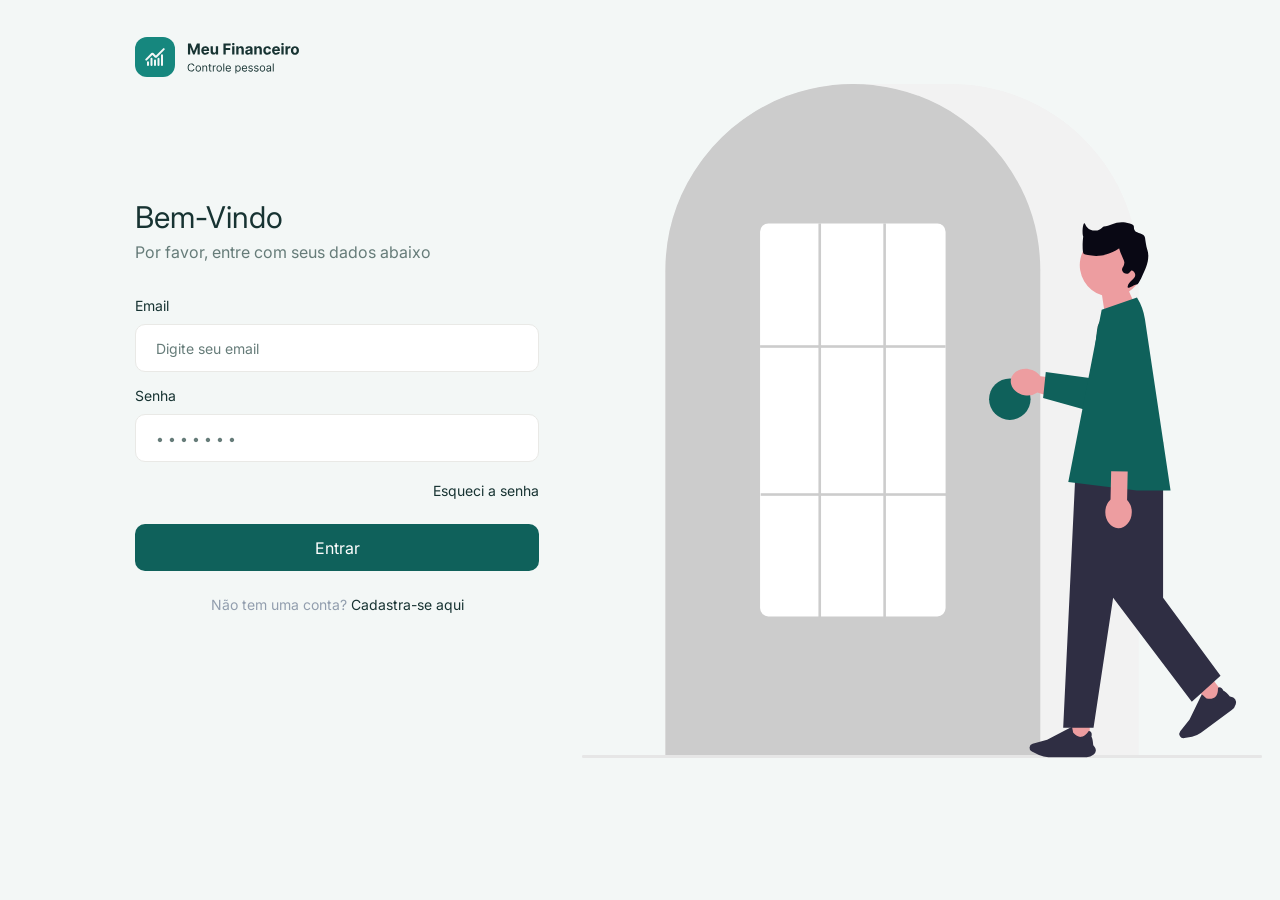
<file: frontend/src/index.html>
<!doctype html>
<html lang="pt-BR">
    <head>
        <meta charset="UTF-8" />
        <meta name="viewport" content="width=device-width, initial-scale=1.0" />
        <meta http-equiv="refresh" content="0; url=pages/dashboard.html" />
        <link rel="icon" type="image/x-icon" href="../assets/logo/favicon.ico">
        <title>Meu Financeiro</title>
    </head>
    <body>
        <p>Abrindo o <a href="pages/dashboard.html">Dashboard do Meu Financeiro</a>…</p>
    </body>
</html>
</file>
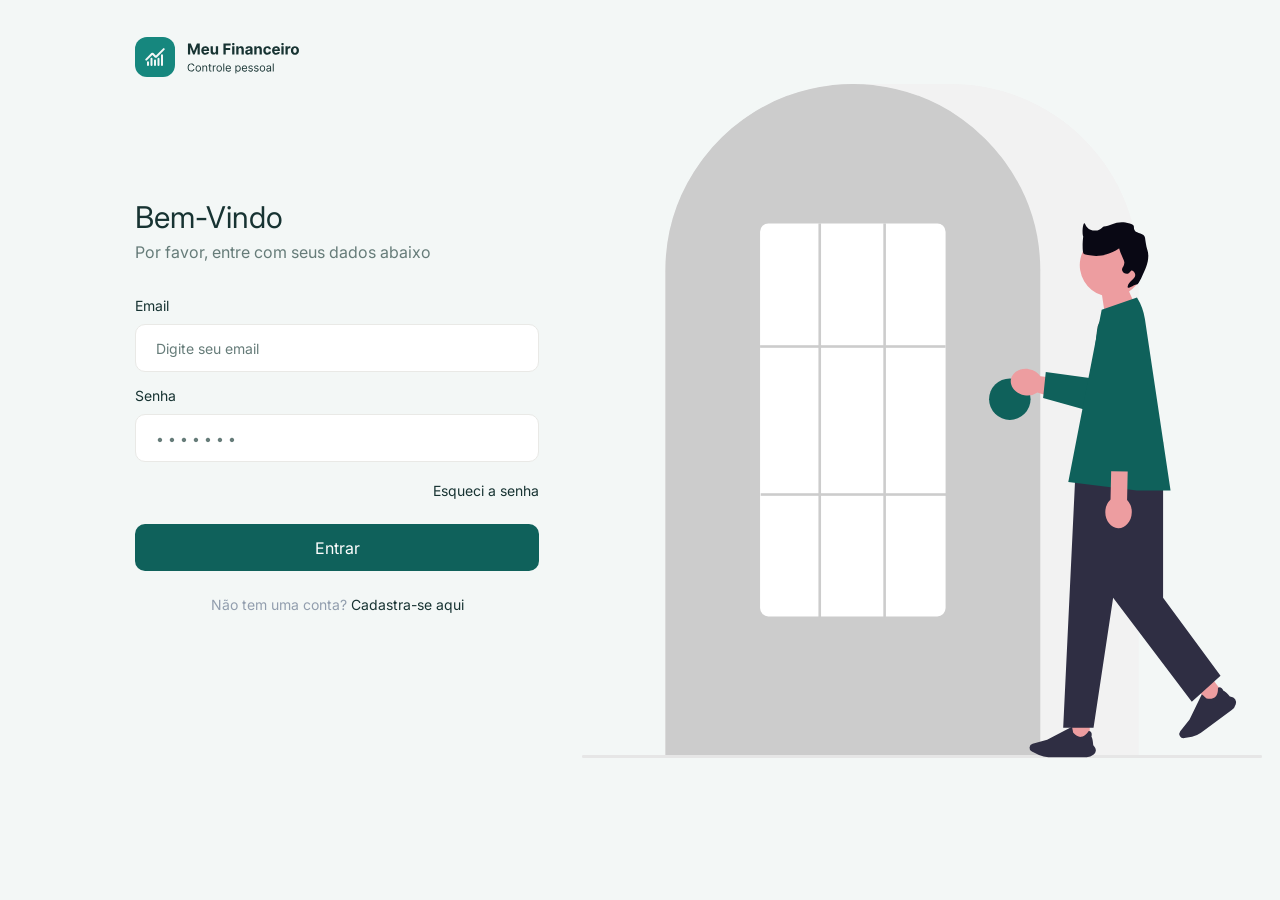
<file: frontend/src/pages/dashboard.html>
<!doctype html>
<html lang="pt-BR">
    <head>
        <meta charset="UTF-8" />
        <meta name="viewport" content="width=device-width, initial-scale=1.0" />
        <title>Dashboard | Meu Financeiro</title>
        <link rel="stylesheet" href="../css/global.css" />
        <link rel="stylesheet" href="../css/app.css" />
        <link rel="stylesheet" href="../css/dashboard.css" />
        <link rel="icon" type="image/x-icon" href="../assets/logo/favicon.ico">
    </head>
    <body data-page="dashboard">
        <div class="app-layout">
            <div id="sidebar-slot"></div>
            <button
                class="sidebar-backdrop"
                id="sidebar-backdrop"
                type="button"
                aria-label="Fechar menu"
                hidden
            ></button>
            <main class="app-main dashboard-main">
                <header class="mobile-header">
                    <button
                        class="menu-toggle"
                        id="menu-toggle"
                        type="button"
                        aria-label="Abrir menu"
                        aria-controls="app-sidebar"
                        aria-expanded="false"
                    >
                        ☰
                    </button>
                    <span class="mobile-brand">Meu Financeiro</span>
                </header>
                <header class="page-heading">
                    <h1>Dashboard</h1>
                    <p>
                        Acompanhe seu mês com clareza e mantenha as contas em
                        dia.
                    </p>
                </header>

                <section class="summary-grid" aria-label="Resumo financeiro">
                    <article class="summary-card">
                        <div class="summary-header">
                            <h2>Saldo atual</h2>
                            <img src="../assets/icons/saldo_atual.svg" alt="" />
                        </div>
                        <p class="summary-value" id="summary-balance">
                            R$ 3.525,40
                        </p>
                    </article>
                    <article class="summary-card">
                        <div class="summary-header">
                            <h2>Despesas fixas</h2>
                            <img
                                src="../assets/icons/despesa_fixa.svg"
                                alt=""
                            />
                        </div>
                        <p class="summary-value" id="summary-fixed">
                            R$ 1.611,90
                        </p>
                    </article>
                    <article class="summary-card">
                        <div class="summary-header">
                            <h2>Despesas avulsas</h2>
                            <img
                                src="../assets/icons/despesa_avulsa.svg"
                                alt=""
                            />
                        </div>
                        <p class="summary-value" id="summary-variable">
                            R$ 598,90
                        </p>
                    </article>
                    <article class="summary-card">
                        <div class="summary-header">
                            <h2>Rendas no mês</h2>
                            <img src="../assets/icons/rendas.svg" alt="" />
                        </div>
                        <p class="summary-value" id="summary-income">
                            R$ 5.736,20
                        </p>
                    </article>
                </section>

                <section
                    class="panel transactions-panel"
                    aria-labelledby="transactions-title"
                >
                    <header class="panel-heading">
                        <div>
                            <h2 id="transactions-title">
                                Últimas movimentações
                            </h2>
                            <p>Atualizações mais recentes do saldo</p>
                        </div>
                        <a class="panel-action" href="history.html"
                            >Ver todas</a
                        >
                    </header>
                    <ul
                        class="transaction-list"
                        id="recent-list"
                        aria-live="polite"
                    >
                        <li class="transaction-row">
                            <span class="transaction-copy"
                                ><strong>Salário mensal</strong
                                ><small>Renda · 01/10/2026</small></span
                            ><span class="transaction-amount positive"
                                >+ R$ 5.200,00</span
                            >
                        </li>
                        <li class="transaction-row">
                            <span class="transaction-copy"
                                ><strong>Aluguel</strong
                                ><small>Despesa fixa · 05/10/2026</small></span
                            ><span class="transaction-amount negative"
                                >− R$ 1.350,00</span
                            >
                        </li>
                        <li class="transaction-row">
                            <span class="transaction-copy"
                                ><strong>Supermercado</strong
                                ><small>Despesa avulsa · 08/10/2026</small></span
                            ><span class="transaction-amount negative"
                                >− R$ 286,40</span
                            >
                        </li>
                        <li class="transaction-row">
                            <span class="transaction-copy"
                                ><strong>Rendimento CDB</strong
                                ><small>Renda · 10/10/2026</small></span
                            ><span class="transaction-amount positive"
                                >+ R$ 86,20</span
                            >
                        </li>
                        <li class="transaction-row">
                            <span class="transaction-copy"
                                ><strong>Conta de luz</strong
                                ><small>Despesa fixa · 11/10/2026</small></span
                            ><span class="transaction-amount negative"
                                >− R$ 142,90</span
                            >
                        </li>
                        <li class="transaction-row">
                            <span class="transaction-copy"
                                ><strong>Internet</strong
                                ><small>Despesa fixa · 12/10/2026</small></span
                            ><span class="transaction-amount negative"
                                >− R$ 119,00</span
                            >
                        </li>
                        <li class="transaction-row">
                            <span class="transaction-copy"
                                ><strong>Cartão de crédito</strong
                                ><small>Despesa avulsa · 13/10/2026</small></span
                            ><span class="transaction-amount negative"
                                >− R$ 312,50</span
                            >
                        </li>
                        <li class="transaction-row">
                            <span class="transaction-copy"
                                ><strong>Transferência recebida</strong
                                ><small>Renda · 14/10/2026</small></span
                            ><span class="transaction-amount positive"
                                >+ R$ 450,00</span
                            >
                        </li>
                    </ul>
                </section>
            </main>
        </div>
        <script src="../js/api.js"></script>
        <script src="../js/finance-store.js"></script>
        <script src="../js/app-shell.js"></script>
        <script src="../js/dashboard.js"></script>
    </body>
</html>
</file>
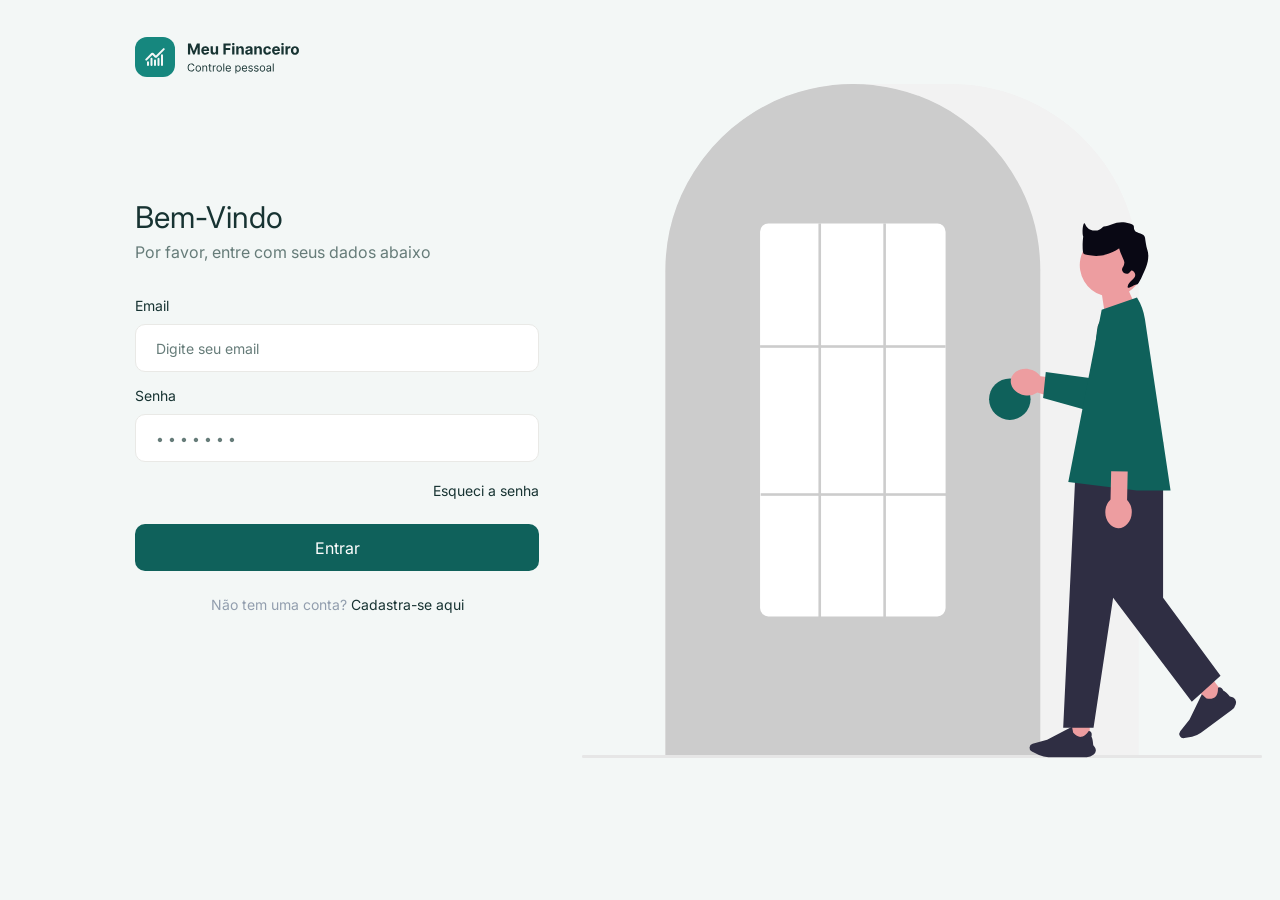
<file: frontend/src/pages/fixed-expenses.html>
<!doctype html>
<html lang="pt-BR">
    <head>
        <meta charset="UTF-8" />
        <meta name="viewport" content="width=device-width, initial-scale=1.0" />
        <title>Despesas Fixas | Meu Financeiro</title>
        <link rel="stylesheet" href="../css/global.css" />
        <link rel="stylesheet" href="../css/app.css" />
        <link rel="icon" type="image/x-icon" href="../assets/logo/favicon.ico">
    </head>
    <body data-page="fixed">
        <div class="app-layout">
            <div id="sidebar-slot"></div>
            <button
                class="sidebar-backdrop"
                id="sidebar-backdrop"
                type="button"
                aria-label="Fechar menu"
                hidden
            ></button>
            <main class="app-main">
                <header class="mobile-header">
                    <button
                        class="menu-toggle"
                        id="menu-toggle"
                        type="button"
                        aria-label="Abrir menu"
                        aria-controls="app-sidebar"
                        aria-expanded="false"
                    >
                        ☰</button
                    ><span class="mobile-brand">Meu Financeiro</span>
                </header>
                <header class="page-heading page-title-row">
                    <div>
                        <h1>Despesas fixas</h1>
                        <p>
                            Organize compromissos recorrentes e acompanhe os
                            próximos vencimentos.
                        </p>
                    </div>
                    <button
                        class="primary-button"
                        id="toggle-form"
                        type="button"
                    >
                        ＋ Nova despesa fixa
                    </button>
                </header>
                <section class="panel form-panel" id="form-panel" hidden>
                    <header class="panel-heading">
                        <div>
                            <h2 id="form-title">Cadastrar despesa fixa</h2>
                            <p>
                                A despesa será repetida mensalmente a partir do
                                vencimento informado.
                            </p>
                        </div>
                    </header>
                    <form id="record-form" novalidate>
                        <input id="record-id" type="hidden" />
                        <div class="form-grid">
                            <label class="form-field"
                                >Descrição<input
                                    id="record-description"
                                    name="description"
                                    type="text"
                                    maxlength="100"
                                    required
                                    placeholder="Ex.: Aluguel"
                            /></label>
                            <label class="form-field"
                                >Valor<input
                                    id="record-amount"
                                    name="amount"
                                    type="number"
                                    min="0.01"
                                    step="0.01"
                                    required
                                    placeholder="0,00"
                            /></label>
                            <label class="form-field"
                                >Categoria<input
                                    id="record-category"
                                    name="category"
                                    type="text"
                                    maxlength="50"
                                    required
                                    placeholder="Ex.: Moradia"
                            /></label>
                            <label class="form-field"
                                >Primeiro vencimento<input
                                    id="record-date"
                                    name="date"
                                    type="text"
                                    data-date-input
                                    inputmode="numeric"
                                    maxlength="10"
                                    placeholder="DD/MM/AAAA"
                                    required
                            /></label>
                        </div>
                        <p
                            class="form-message"
                            id="form-message"
                            aria-live="polite"
                        ></p>
                        <div class="form-actions">
                            <button
                                class="secondary-button"
                                id="cancel-form"
                                type="button"
                            >
                                Cancelar</button
                            ><button class="primary-button" type="submit">
                                Salvar despesa fixa
                            </button>
                        </div>
                    </form>
                </section>
                <section class="panel records-panel">
                    <header class="panel-heading">
                        <div>
                            <h2>Contas recorrentes</h2>
                            <p>Valores e datas de vencimento mensais</p>
                        </div>
                    </header>
                    <div
                        class="record-list"
                        id="record-list"
                        aria-live="polite"
                    ></div>
                </section>
            </main>
        </div>
        <script src="../js/api.js"></script>
        <script src="../js/finance-store.js"></script>
        <script src="../js/date-input.js"></script>
        <script src="../js/app-shell.js"></script>
        <script src="../js/records.js"></script>
    </body>
</html>
</file>
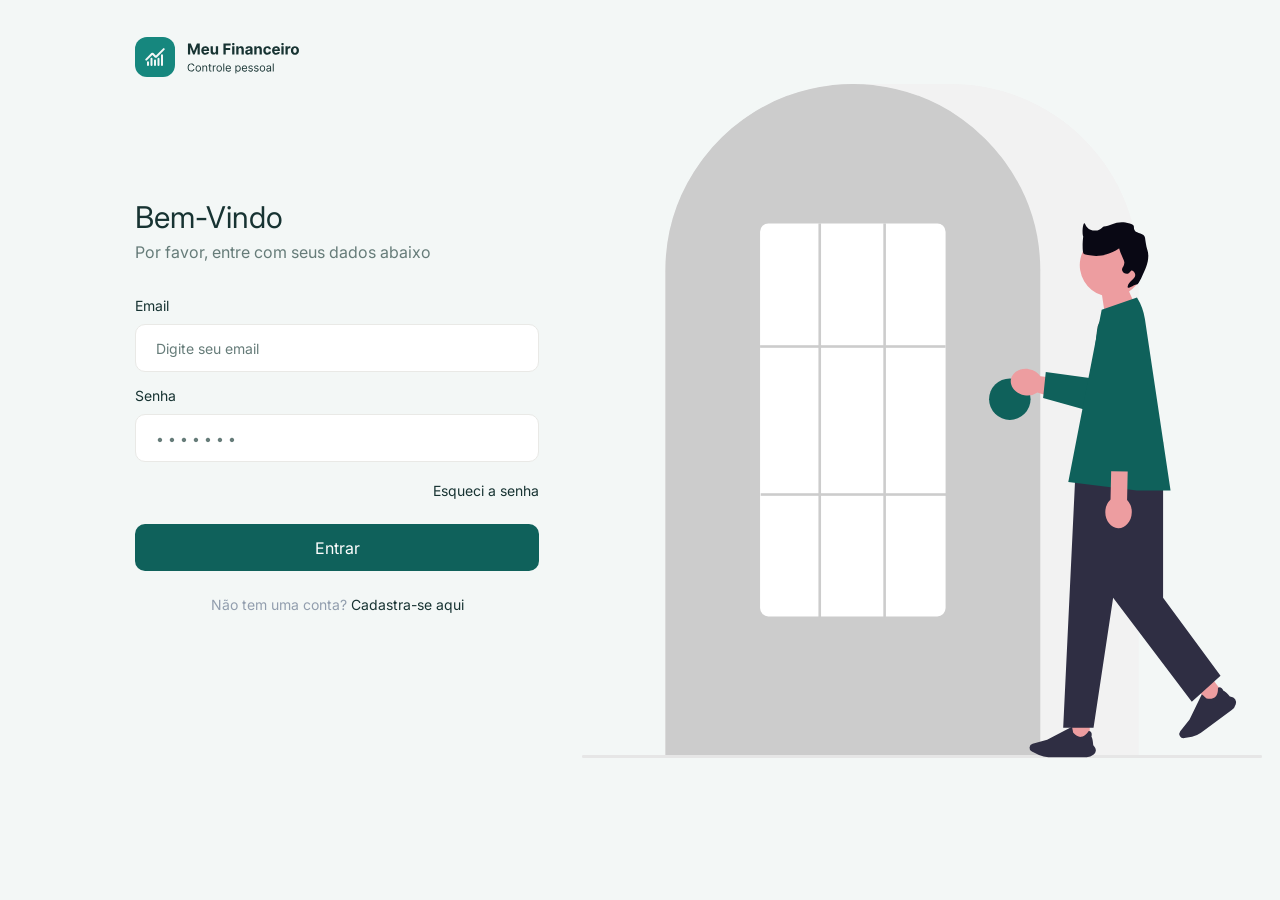
<file: frontend/src/pages/history.html>
<!doctype html>
<html lang="pt-BR">
    <head>
        <meta charset="UTF-8" />
        <meta name="viewport" content="width=device-width, initial-scale=1.0" />
        <title>Histórico | Meu Financeiro</title>
        <link rel="stylesheet" href="../css/global.css" />
        <link rel="stylesheet" href="../css/app.css" />
        <link rel="icon" type="image/x-icon" href="../assets/logo/favicon.ico">
    </head>
    <body data-page="history">
        <div class="app-layout">
            <div id="sidebar-slot"></div>
            <button
                class="sidebar-backdrop"
                id="sidebar-backdrop"
                type="button"
                aria-label="Fechar menu"
                hidden
            ></button>
            <main class="app-main">
                <header class="mobile-header">
                    <button
                        class="menu-toggle"
                        id="menu-toggle"
                        type="button"
                        aria-label="Abrir menu"
                        aria-controls="app-sidebar"
                        aria-expanded="false"
                    >
                        ☰</button
                    ><span class="mobile-brand">Meu Financeiro</span>
                </header>
                <header class="page-heading page-title-row">
                    <div>
                        <h1>Histórico</h1>
                        <p>Consulte suas movimentações por mês e ano.</p>
                    </div>
                    <div class="filter-row">
                        <label class="filter-control"
                            >Mês<select id="history-month">
                                <option value="1">Janeiro</option>
                                <option value="2">Fevereiro</option>
                                <option value="3">Março</option>
                                <option value="4">Abril</option>
                                <option value="5">Maio</option>
                                <option value="6">Junho</option>
                                <option value="7">Julho</option>
                                <option value="8">Agosto</option>
                                <option value="9">Setembro</option>
                                <option value="10">Outubro</option>
                                <option value="11">Novembro</option>
                                <option value="12">Dezembro</option>
                            </select></label
                        >
                        <label class="filter-control"
                            >Ano<select id="history-year"></select></label
                        ><button
                            class="primary-button"
                            id="apply-filter"
                            type="button"
                        >
                            Filtrar
                        </button>
                    </div>
                </header>
                <section class="panel records-panel">
                    <header class="panel-heading">
                        <div>
                            <h2 id="history-heading">Movimentações</h2>
                            <p>Entradas e despesas do período selecionado</p>
                        </div>
                        <strong id="history-total"></strong>
                    </header>
                    <div
                        class="record-list"
                        id="history-list"
                        aria-live="polite"
                    ></div>
                </section>
            </main>
        </div>
        <script src="../js/api.js"></script>
        <script src="../js/finance-store.js"></script>
        <script src="../js/app-shell.js"></script>
        <script src="../js/history.js"></script>
    </body>
</html>
</file>
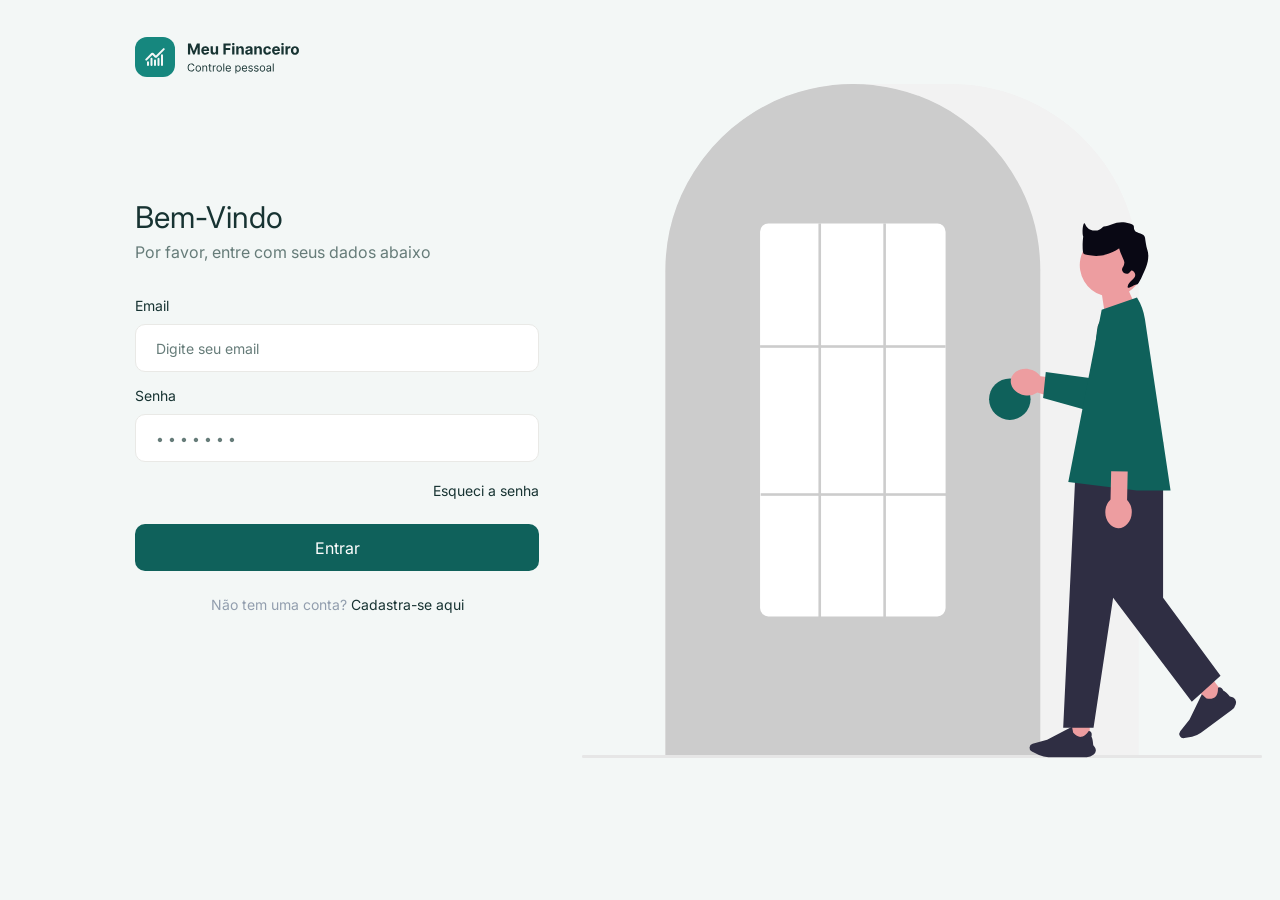
<file: frontend/src/pages/incomes.html>
<!doctype html>
<html lang="pt-BR">
    <head>
        <meta charset="UTF-8" />
        <meta name="viewport" content="width=device-width, initial-scale=1.0" />
        <title>Rendas | Meu Financeiro</title>
        <link rel="stylesheet" href="../css/global.css" />
        <link rel="stylesheet" href="../css/app.css" />
        <link rel="icon" type="image/x-icon" href="../assets/logo/favicon.ico">
    </head>
    <body data-page="incomes">
        <div class="app-layout">
            <div id="sidebar-slot"></div>
            <button
                class="sidebar-backdrop"
                id="sidebar-backdrop"
                type="button"
                aria-label="Fechar menu"
                hidden
            ></button>
            <main class="app-main">
                <header class="mobile-header">
                    <button
                        class="menu-toggle"
                        id="menu-toggle"
                        type="button"
                        aria-label="Abrir menu"
                        aria-controls="app-sidebar"
                        aria-expanded="false"
                    >
                        ☰</button
                    ><span class="mobile-brand">Meu Financeiro</span>
                </header>
                <header class="page-heading page-title-row">
                    <div>
                        <h1>Rendas</h1>
                        <p>
                            Visualize suas fontes de entrada e como cada
                            movimentação atualiza o saldo.
                        </p>
                    </div>
                    <button
                        class="primary-button"
                        id="toggle-form"
                        type="button"
                    >
                        ＋ Adicionar renda
                    </button>
                </header>
                <section class="panel form-panel" id="form-panel" hidden>
                    <header class="panel-heading">
                        <div>
                            <h2 id="form-title">Cadastrar renda</h2>
                            <p>
                                Informe a descrição, o valor e a data de
                                recebimento.
                            </p>
                        </div>
                    </header>
                    <form id="record-form" novalidate>
                        <input id="record-id" type="hidden" />
                        <div class="form-grid">
                            <label class="form-field"
                                >Descrição<input
                                    id="record-description"
                                    name="description"
                                    type="text"
                                    maxlength="100"
                                    required
                                    placeholder="Ex.: Salário mensal"
                            /></label>
                            <label class="form-field"
                                >Valor<input
                                    id="record-amount"
                                    name="amount"
                                    type="number"
                                    min="0.01"
                                    step="0.01"
                                    required
                                    placeholder="0,00"
                            /></label>
                            <label class="form-field"
                                >Data<input
                                    id="record-date"
                                    name="date"
                                    type="text"
                                    data-date-input
                                    inputmode="numeric"
                                    maxlength="10"
                                    placeholder="DD/MM/AAAA"
                                    required
                            /></label>
                        </div>
                        <p
                            class="form-message"
                            id="form-message"
                            aria-live="polite"
                        ></p>
                        <div class="form-actions">
                            <button
                                class="secondary-button"
                                id="cancel-form"
                                type="button"
                            >
                                Cancelar</button
                            ><button class="primary-button" type="submit">
                                Salvar renda
                            </button>
                        </div>
                    </form>
                </section>
                <section class="panel records-panel">
                    <header class="panel-heading">
                        <div>
                            <h2>Fontes de renda</h2>
                            <p>Entradas registradas</p>
                        </div>
                    </header>
                    <div
                        class="record-list"
                        id="record-list"
                        aria-live="polite"
                    ></div>
                </section>
            </main>
        </div>
        <script src="../js/api.js"></script>
        <script src="../js/finance-store.js"></script>
        <script src="../js/date-input.js"></script>
        <script src="../js/app-shell.js"></script>
        <script src="../js/records.js"></script>
    </body>
</html>
</file>
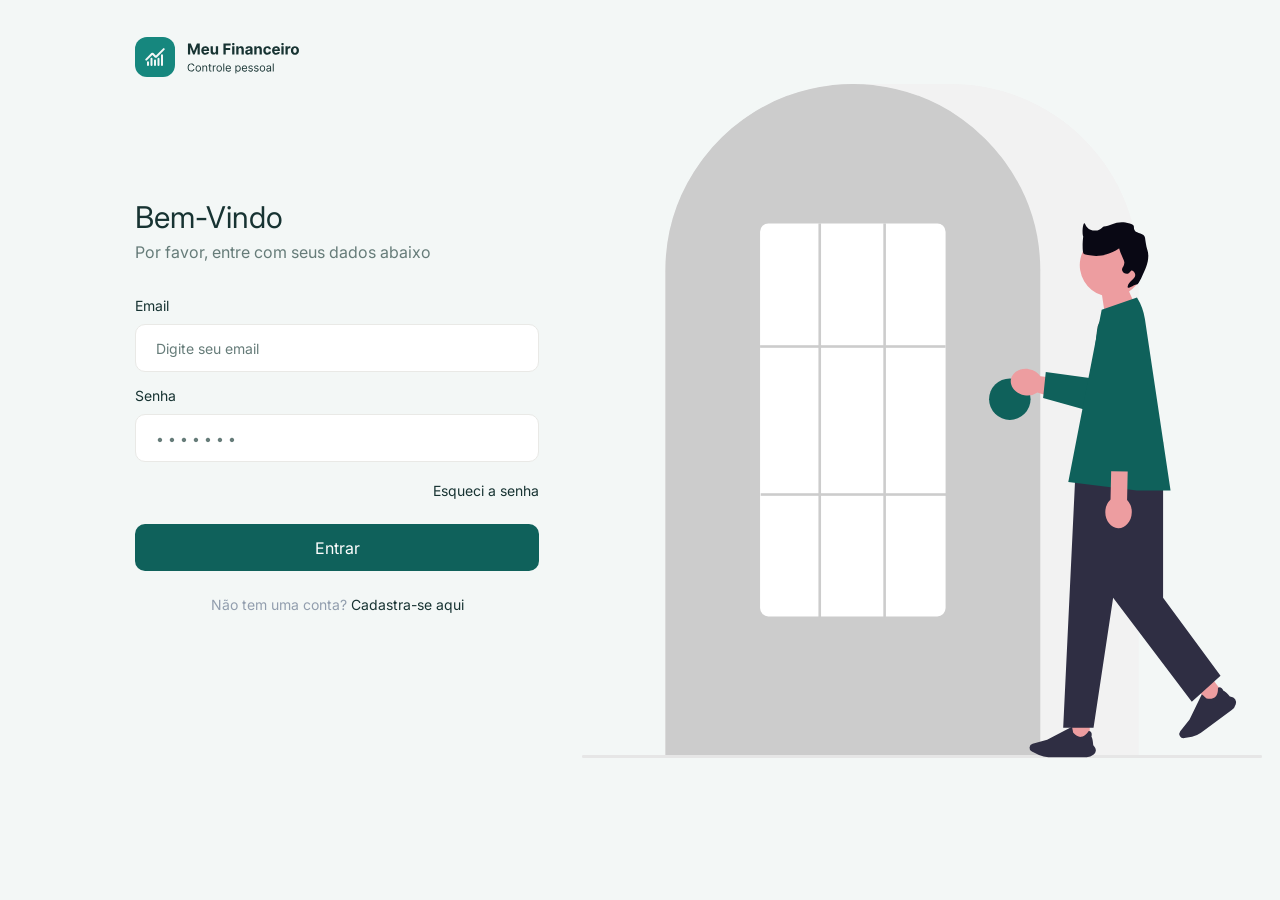
<file: frontend/src/pages/login.html>
<!doctype html>
<html lang="pt_BR">
    <head>
        <meta charset="UTF-8" />
        <meta name="viewport" content="width=device-width, initial-scale=1.0" />
        <title>Meu Financeiro</title>
        <link rel="stylesheet" href="../css/global.css" />
        <link rel="stylesheet" href="../css/login.css" />
        <link rel="icon" type="image/x-icon" href="../assets/logo/favicon.ico">
    </head>
    <body>
        <main class="login">
            <div class="left">
                <img src="../assets/logo/logo.svg" class="logo" alt="Meu Financeiro" />
                <form action="" class="forms" novalidate>
                    <div class="welcome">
                        <h1>Bem-Vindo</h1>
                        <p>Por favor, entre com seus dados abaixo</p>
                    </div>
                    <div class="main">
                        <div class="fields">
                            <label class="email">
                                <p>Email</p>
                                <input
                                    type="email"
                                    id="email"
                                    required
                                    placeholder="Digite seu email"
                                />
                                <span class="error" id="email-error"></span>
                            </label>
                            <label class="password">
                                <p>Senha</p>
                                <input
                                    type="password"
                                    id="password"
                                    required
                                    placeholder="•••••••"
                                />
                                <span class="error" id="password-error"></span>
                            </label>
                        </div>
                        <a href="" class="forgot-password">Esqueci a senha</a>
                    </div>
                    <div class="bottom">
                        <button type="submit" class="btn-entrar">Entrar</button>
                        <p class="register-text">
                            Não tem uma conta?
                            <a href="register.html" class="register-link">Cadastra-se aqui</a>
                        </p>
                    </div>
                </form>
            </div>

            <div class="right">
                <img src="../assets/images/login.svg" class="img-login" alt="Ilustração de uma pessoa entrando" />
            </div>
        </main>
        <script src="../js/api.js"></script>
        <script src="../js/login.js"></script>
    </body>
</html>
</file>
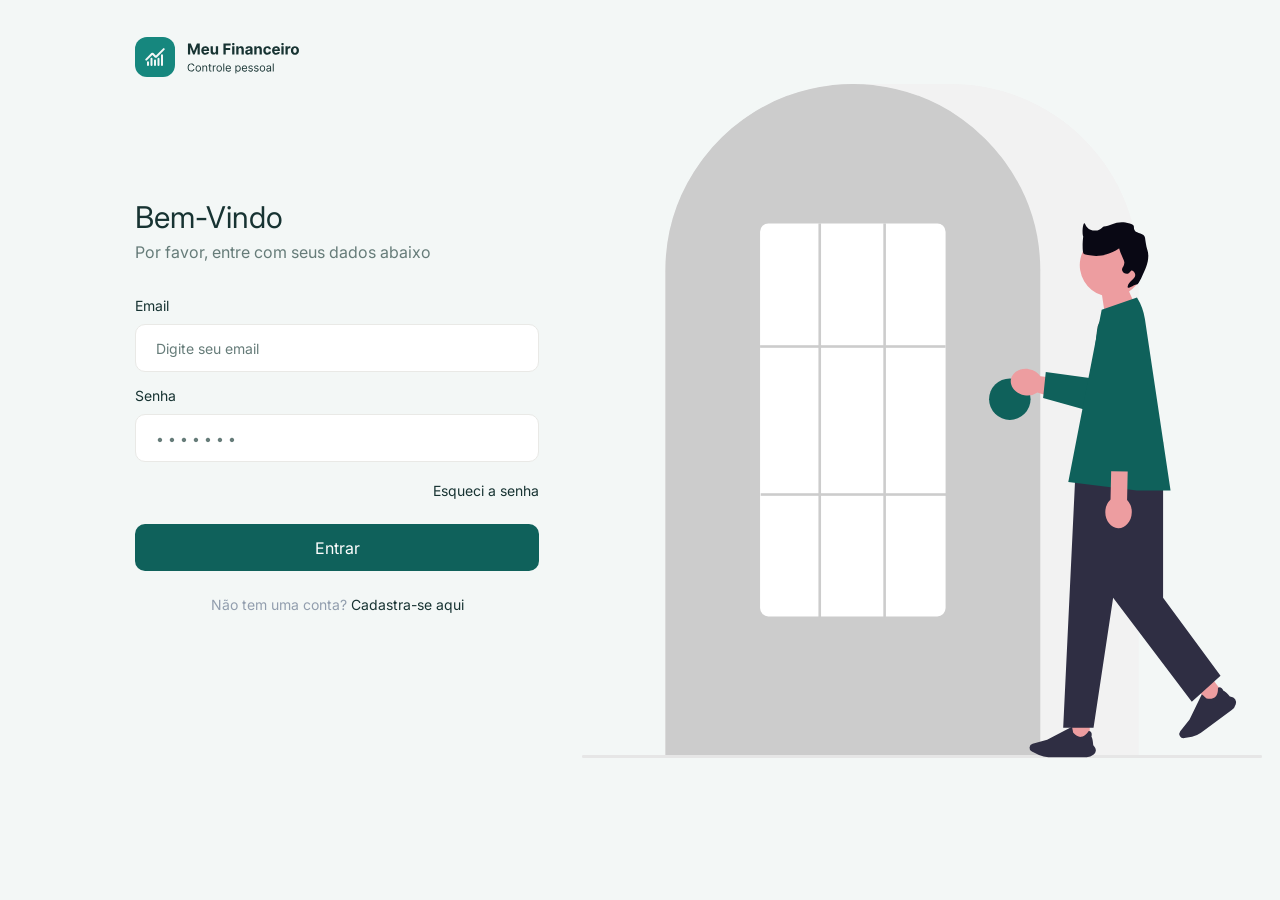
<file: frontend/src/pages/notes.html>
<!doctype html>
<html lang="pt-BR">
    <head>
        <meta charset="UTF-8" />
        <meta name="viewport" content="width=device-width, initial-scale=1.0" />
        <title>Anotações | Meu Financeiro</title>
        <link rel="stylesheet" href="../css/global.css" />
        <link rel="stylesheet" href="../css/app.css" />
        <link rel="icon" type="image/x-icon" href="../assets/logo/favicon.ico">
    </head>
    <body data-page="notes">
        <div class="app-layout">
            <div id="sidebar-slot"></div>
            <button class="sidebar-backdrop" id="sidebar-backdrop" type="button" aria-label="Fechar menu" hidden></button>

            <main class="app-main">
                <header class="mobile-header">
                    <button class="menu-toggle" id="menu-toggle" type="button" aria-label="Abrir menu" aria-controls="app-sidebar" aria-expanded="false">☰</button>
                    <span class="mobile-brand">Meu Financeiro</span>
                </header>

                <header class="page-heading page-title-row">
                    <div>
                        <h1>Anotações</h1>
                        <p>Guarde lembretes pessoais junto com sua organização financeira.</p>
                    </div>
                    <button class="primary-button" id="toggle-form" type="button">＋ Nova anotação</button>
                </header>

                <section class="panel form-panel" id="form-panel" hidden>
                    <header class="panel-heading">
                        <div>
                            <h2 id="form-title">Criar anotação</h2>
                            <p>Use um título e escreva os detalhes que deseja lembrar.</p>
                        </div>
                    </header>
                    <form id="note-form" novalidate>
                        <input id="note-id" type="hidden" />
                        <div class="form-grid">
                            <label class="form-field">
                                Título
                                <input id="note-title" type="text" maxlength="100" required placeholder="Ex.: Renovar seguro do carro" />
                            </label>
                            <label class="form-field">
                                Data (opcional)
                                <input id="note-date" type="text" data-date-input inputmode="numeric" maxlength="10" placeholder="DD/MM/AAAA" />
                            </label>
                            <label class="form-field form-field-wide">
                                Conteúdo
                                <textarea id="note-content" maxlength="1000" required placeholder="O que você quer lembrar?"></textarea>
                            </label>
                        </div>
                        <p class="form-message" id="note-message" aria-live="polite"></p>
                        <div class="form-actions">
                            <button class="secondary-button" id="cancel-form" type="button">Cancelar</button>
                            <button class="primary-button" type="submit">Salvar anotação</button>
                        </div>
                    </form>
                </section>

                <section class="panel records-panel">
                    <header class="panel-heading">
                        <div>
                            <h2>Suas anotações</h2>
                            <p>Lembretes pessoais cadastrados</p>
                        </div>
                    </header>
                    <div class="record-list" id="note-list" aria-live="polite"></div>
                </section>
            </main>
        </div>

        <script src="../js/api.js"></script>
        <script src="../js/finance-store.js"></script>
        <script src="../js/date-input.js"></script>
        <script src="../js/app-shell.js"></script>
        <script src="../js/notes.js"></script>
    </body>
</html>
</file>
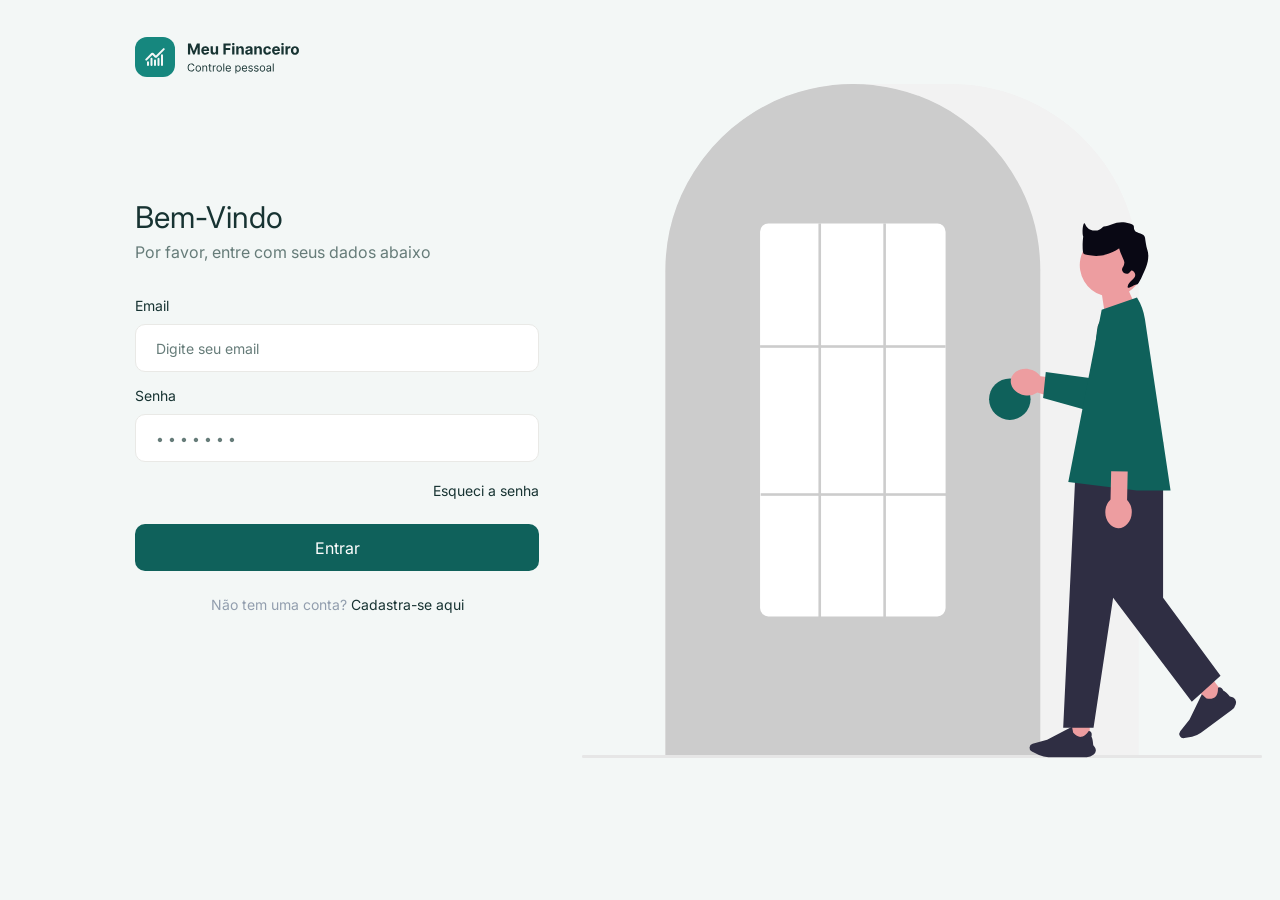
<file: frontend/src/pages/profile.html>
<!doctype html>
<html lang="pt-BR">
    <head>
        <meta charset="UTF-8" />
        <meta name="viewport" content="width=device-width, initial-scale=1.0" />
        <title>Perfil | Meu Financeiro</title>
        <link rel="stylesheet" href="../css/global.css" />
        <link rel="stylesheet" href="../css/app.css" />
        <link rel="icon" type="image/x-icon" href="../assets/logo/favicon.ico">
    </head>
    <body data-page="profile">
        <div class="app-layout">
            <div id="sidebar-slot"></div>
            <button class="sidebar-backdrop" id="sidebar-backdrop" type="button" aria-label="Fechar menu" hidden></button>

            <main class="app-main">
                <header class="mobile-header">
                    <button class="menu-toggle" id="menu-toggle" type="button" aria-label="Abrir menu" aria-controls="app-sidebar" aria-expanded="false">☰</button>
                    <span class="mobile-brand">Meu Financeiro</span>
                </header>

                <header class="page-heading">
                    <h1>Perfil</h1>
                    <p>Visualize e atualize suas informações pessoais.</p>
                </header>

                <div class="profile-grid">
                    <section class="panel form-panel profile-panel">
                        <header class="panel-heading">
                            <div>
                                <h2>Informações pessoais</h2>
                                <p>Atualize seu nome e e-mail.</p>
                            </div>
                        </header>
                        <form id="profile-form" novalidate>
                            <div class="form-grid">
                                <label class="form-field">
                                    Nome completo
                                    <input id="profile-full-name" type="text" maxlength="100" required autocomplete="name" />
                                </label>
                                <label class="form-field">
                                    E-mail
                                    <input id="profile-email" type="email" maxlength="160" required autocomplete="email" />
                                </label>
                            </div>
                            <p class="form-message" id="profile-message" aria-live="polite"></p>
                            <div class="form-actions">
                                <button class="primary-button" type="submit">Salvar alterações</button>
                            </div>
                        </form>
                    </section>

                    <section class="panel form-panel profile-panel">
                        <header class="panel-heading">
                            <div>
                                <h2>Alterar senha</h2>
                                <p>Proteja sua conta com uma senha segura.</p>
                            </div>
                        </header>
                        <p class="notice">A alteração de senha ficará disponível quando o backend de autenticação segura for integrado. O protótipo local não armazena nem altera senhas.</p>
                    </section>
                </div>
            </main>
        </div>

        <script src="../js/api.js"></script>
        <script src="../js/finance-store.js"></script>
        <script src="../js/app-shell.js"></script>
        <script src="../js/profile.js"></script>
    </body>
</html>
</file>
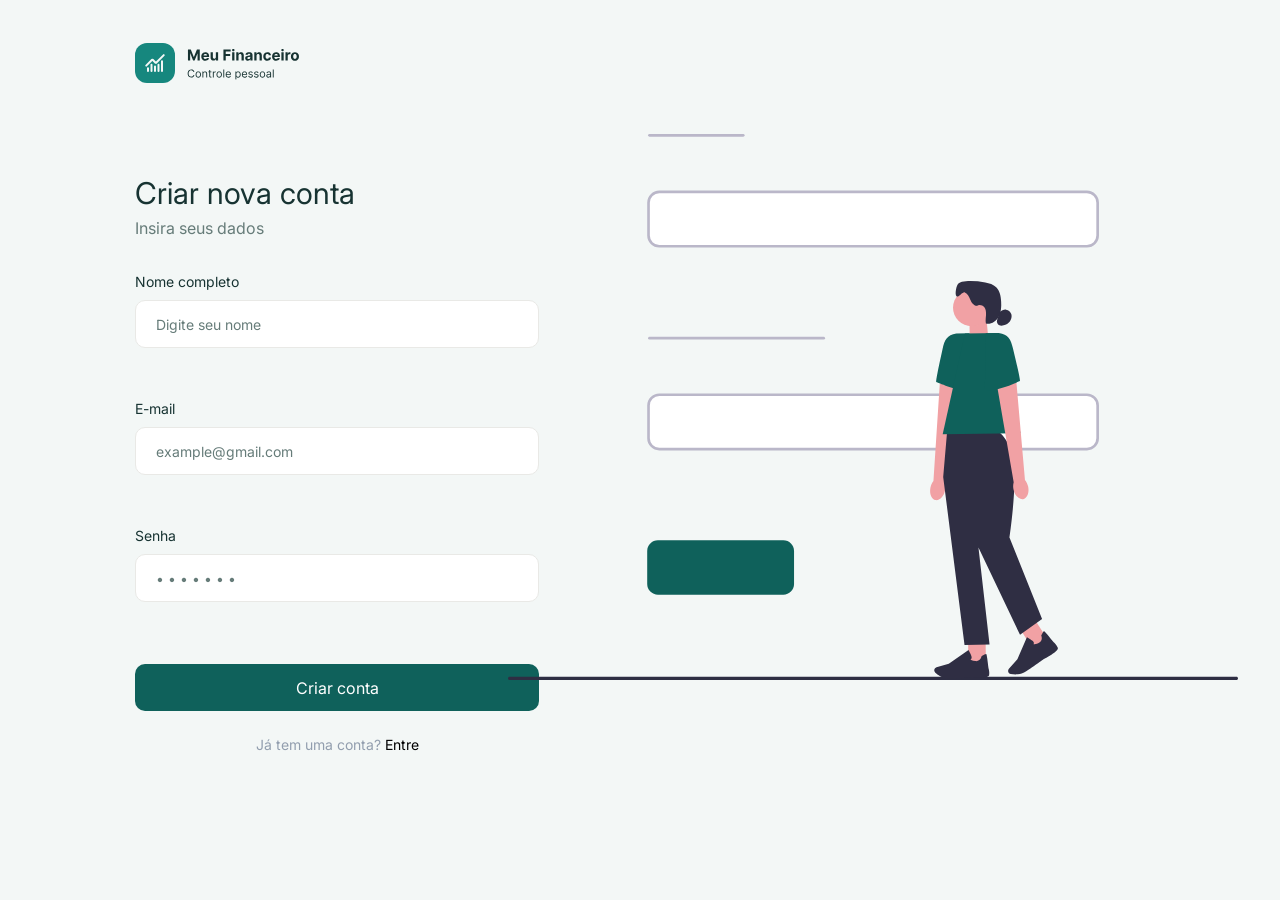
<file: frontend/src/pages/register.html>
<!doctype html>
<html lang="pt-BR">
    <head>
        <meta charset="UTF-8" />
        <meta name="viewport" content="width=device-width, initial-scale=1.0" />
        <title>Criar conta | Meu Financeiro</title>
        <link rel="stylesheet" href="../css/global.css" />
        <link rel="stylesheet" href="../css/register.css" />
        <link rel="icon" type="image/x-icon" href="../assets/logo/favicon.ico">
    </head>
    <body>
        <main class="register-screen">
            <section class="register-panel" aria-labelledby="register-title">
                <img
                    src="../assets/logo/logo.svg"
                    class="register-brand"
                    alt="Meu Financeiro"
                />

                <form class="register-form" novalidate>
                    <header class="register-heading">
                        <h1 id="register-title">Criar nova conta</h1>
                        <p>Insira seus dados</p>
                    </header>

                    <div class="register-fields">
                        <label class="register-field">
                            <span>Nome completo</span>
                            <input
                                id="full-name"
                                type="text"
                                name="fullName"
                                required
                                placeholder="Digite seu nome"
                                autocomplete="name"
                                aria-describedby="full-name-error"
                            />
                            <span
                                class="register-error"
                                id="full-name-error"
                                aria-live="polite"
                            ></span>
                        </label>
                        <label class="register-field">
                            <span>E-mail</span>
                            <input
                                id="register-email"
                                type="email"
                                name="email"
                                required
                                placeholder="example@gmail.com"
                                autocomplete="email"
                                aria-describedby="register-email-error"
                            />
                            <span
                                class="register-error"
                                id="register-email-error"
                                aria-live="polite"
                            ></span>
                        </label>
                        <label class="register-field">
                            <span>Senha</span>
                            <input
                                id="register-password"
                                type="password"
                                name="password"
                                required
                                placeholder="•••••••"
                                autocomplete="new-password"
                                aria-describedby="register-password-error"
                            />
                            <span
                                class="register-error"
                                id="register-password-error"
                                aria-live="polite"
                            ></span>
                        </label>
                    </div>

                    <div class="register-bottom">
                        <button type="submit" class="register-button">
                            Criar conta
                        </button>
                        <p class="register-footer">
                            Já tem uma conta?
                            <a href="login.html">Entre</a>
                        </p>
                    </div>
                </form>
            </section>

            <div class="register-illustration">
                <img
                    src="../assets/images/register.svg"
                    alt="Ilustração de uma pessoa caminhando entre campos de cadastro"
                />
            </div>
        </main>
        <script src="../js/api.js"></script>
        <script src="../js/register.js"></script>
    </body>
</html>
</file>
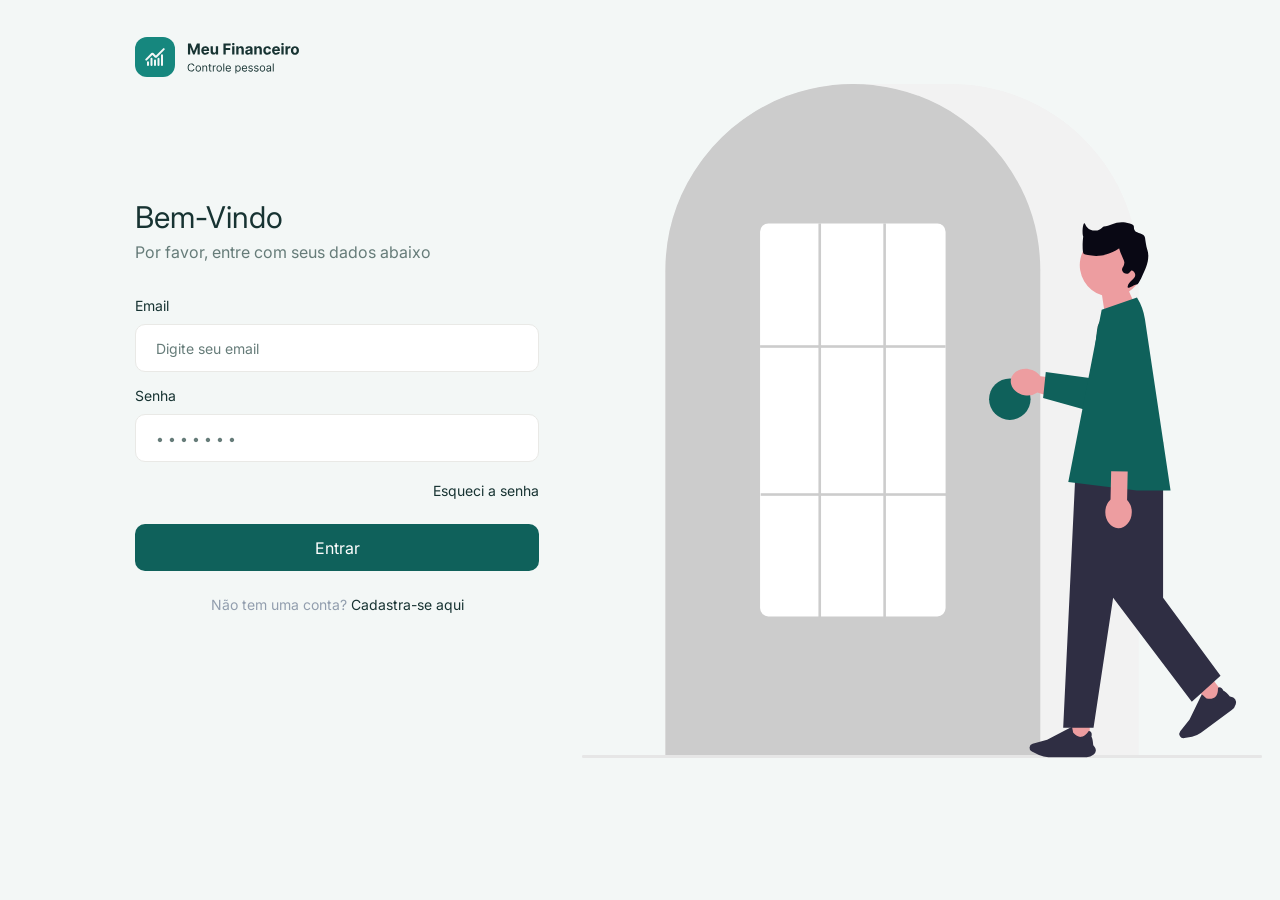
<file: frontend/src/pages/variable-expenses.html>
<!doctype html>
<html lang="pt-BR">
    <head>
        <meta charset="UTF-8" />
        <meta name="viewport" content="width=device-width, initial-scale=1.0" />
        <title>Despesas Avulsas | Meu Financeiro</title>
        <link rel="stylesheet" href="../css/global.css" />
        <link rel="stylesheet" href="../css/app.css" />
        <link rel="icon" type="image/x-icon" href="../assets/logo/favicon.ico">
    </head>
    <body data-page="variable">
        <div class="app-layout">
            <div id="sidebar-slot"></div>
            <button
                class="sidebar-backdrop"
                id="sidebar-backdrop"
                type="button"
                aria-label="Fechar menu"
                hidden
            ></button>
            <main class="app-main">
                <header class="mobile-header">
                    <button
                        class="menu-toggle"
                        id="menu-toggle"
                        type="button"
                        aria-label="Abrir menu"
                        aria-controls="app-sidebar"
                        aria-expanded="false"
                    >
                        ☰</button
                    ><span class="mobile-brand">Meu Financeiro</span>
                </header>
                <header class="page-heading page-title-row">
                    <div>
                        <h1>Despesas avulsas</h1>
                        <p>
                            Registre gastos pontuais e acompanhe para onde seu
                            dinheiro está indo.
                        </p>
                    </div>
                    <button
                        class="primary-button"
                        id="toggle-form"
                        type="button"
                    >
                        ＋ Novo gasto
                    </button>
                </header>
                <section class="panel form-panel" id="form-panel" hidden>
                    <header class="panel-heading">
                        <div>
                            <h2 id="form-title">Cadastrar gasto avulso</h2>
                            <p>Informe os dados do gasto.</p>
                        </div>
                    </header>
                    <form id="record-form" novalidate>
                        <input id="record-id" type="hidden" />
                        <div class="form-grid">
                            <label class="form-field"
                                >Descrição<input
                                    id="record-description"
                                    name="description"
                                    type="text"
                                    maxlength="100"
                                    required
                                    placeholder="Ex.: Supermercado"
                            /></label>
                            <label class="form-field"
                                >Valor<input
                                    id="record-amount"
                                    name="amount"
                                    type="number"
                                    min="0.01"
                                    step="0.01"
                                    required
                                    placeholder="0,00"
                            /></label>
                            <label class="form-field"
                                >Categoria<input
                                    id="record-category"
                                    name="category"
                                    type="text"
                                    maxlength="50"
                                    required
                                    placeholder="Ex.: Alimentação"
                            /></label>
                            <label class="form-field"
                                >Data<input
                                    id="record-date"
                                    name="date"
                                    type="text"
                                    data-date-input
                                    inputmode="numeric"
                                    maxlength="10"
                                    placeholder="DD/MM/AAAA"
                                    required
                            /></label>
                        </div>
                        <p
                            class="form-message"
                            id="form-message"
                            aria-live="polite"
                        ></p>
                        <div class="form-actions">
                            <button
                                class="secondary-button"
                                id="cancel-form"
                                type="button"
                            >
                                Cancelar</button
                            ><button class="primary-button" type="submit">
                                Salvar gasto
                            </button>
                        </div>
                    </form>
                </section>
                <section class="panel records-panel">
                    <header class="panel-heading">
                        <div>
                            <h2>Gastos registrados</h2>
                            <p>Compras e pagamentos não recorrentes</p>
                        </div>
                    </header>
                    <div
                        class="record-list"
                        id="record-list"
                        aria-live="polite"
                    ></div>
                </section>
            </main>
        </div>
        <script src="../js/api.js"></script>
        <script src="../js/finance-store.js"></script>
        <script src="../js/date-input.js"></script>
        <script src="../js/app-shell.js"></script>
        <script src="../js/records.js"></script>
    </body>
</html>
</file>
<file: frontend/src/css/global.css>
@import url("https://fonts.googleapis.com/css2?family=Inter:ital,opsz,wght@0,14..32,100..900;1,14..32,100..900&display=swap");

* {
    margin: 0;
    box-sizing: border-box;
}

html, body {
    background-color: #f3f7f6;
    font-family: "Inter", sans-serif;
}
</file>
<file: frontend/src/css/app.css>
* {
    margin: 0;
    box-sizing: border-box;
}

html,
body {
    min-height: 100%;
    background: #f3f7f6;
    color: #173332;
    font-family: "Inter", Arial, sans-serif;
}

body {
    min-width: 320px;
}
button,
input,
textarea,
select {
    font: inherit;
}
button,
a {
    -webkit-tap-highlight-color: transparent;
}
a {
    color: inherit;
}

.app-layout {
    min-height: 100vh;
    display: flex;
}
.app-sidebar {
    width: 252px;
    height: 100vh;
    position: sticky;
    top: 0;
    z-index: 20;
    flex: 0 0 252px;
    display: flex;
    flex-direction: column;
    padding: 28px 20px 24px;
    background: #123b3a;
    color: #fff;
}
.sidebar-brand {
    display: flex;
    align-items: center;
    gap: 12px;
    text-decoration: none;
}
.sidebar-brand > img {
    width: 40px;
    height: 40px;
    flex: 0 0 auto;
}
.sidebar-brand > span,
.profile-copy {
    min-width: 0;
    display: flex;
    flex-direction: column;
    gap: 2px;
}
.sidebar-brand strong {
    color: #fff;
    font-size: 15px;
    line-height: 18px;
}
.sidebar-brand small,
.profile-copy small {
    color: #a8c4c1;
    font-size: 11px;
    line-height: 13px;
}
.sidebar-navigation {
    margin-top: 28px;
}
.sidebar-navigation ul {
    display: flex;
    flex-direction: column;
    gap: 6px;
    padding: 0;
    list-style: none;
}
.navigation-item {
    min-height: 44px;
    display: flex;
    align-items: center;
    gap: 12px;
    padding: 0 14px;
    border-radius: 12px;
    color: #a8c4c1;
    font-size: 13px;
    text-decoration: none;
}
.navigation-item > img,
.navigation-item > svg {
    width: 18px;
    height: 18px;
    flex: 0 0 18px;
}
.navigation-item > svg {
    fill: none;
    stroke: currentColor;
    stroke-width: 1.7;
    stroke-linecap: round;
    stroke-linejoin: round;
}
.navigation-item.is-active {
    background: #1f5552;
    color: #fff;
}
.navigation-item.is-active > img {
    filter: brightness(0) invert(1);
}
.active-indicator {
    width: 6px;
    height: 6px;
    flex: 0 0 6px;
    margin-left: auto;
    border-radius: 50%;
    background: #16877e;
}
.sidebar-profile {
    display: flex;
    align-items: center;
    gap: 10px;
    margin-top: auto;
    text-decoration: none;
}
.profile-avatar {
    width: 34px;
    height: 34px;
    flex: 0 0 34px;
    display: grid;
    place-items: center;
    border-radius: 50%;
    background: #e9f3f1;
    color: #0f615b;
    font-size: 12px;
    font-weight: 700;
}
.profile-copy strong {
    color: #fff;
    font-size: 12px;
    line-height: 14px;
}
.app-main {
    min-width: 0;
    flex: 1;
    padding: 30px 36px 40px;
}
.mobile-header {
    display: none;
}
.page-heading {
    margin-bottom: 28px;
}
.page-heading h1 {
    color: #173332;
    font-size: clamp(28px, 2.4vw, 34px);
    font-weight: 700;
    line-height: 1.1;
}
.page-heading p {
    margin-top: 7px;
    color: #667c79;
    font-size: 14px;
    line-height: 1.4;
}
.page-title-row {
    display: flex;
    align-items: center;
    justify-content: space-between;
    gap: 20px;
}
.primary-button,
.secondary-button,
.danger-button {
    min-height: 40px;
    display: inline-flex;
    align-items: center;
    justify-content: center;
    gap: 8px;
    padding: 0 16px;
    border: 0;
    border-radius: 9px;
    font-size: 13px;
    font-weight: 600;
    text-decoration: none;
    cursor: pointer;
}
.primary-button {
    background: #16877e;
    color: #fff;
}
.primary-button:hover {
    background: #11766e;
}
.secondary-button {
    border: 1px solid #dce7e5;
    background: #fff;
    color: #31504d;
}
.danger-button {
    min-height: 32px;
    padding: 0 10px;
    background: #fff1ef;
    color: #b64d4d;
}
.panel {
    min-width: 0;
    border: 1px solid #dce7e5;
    border-radius: 18px;
    background: #fff;
    box-shadow: 0 6px 20px rgba(23, 51, 50, 0.04);
}
.panel-heading {
    display: flex;
    align-items: center;
    justify-content: space-between;
    gap: 16px;
}
.panel-heading h2 {
    color: #173332;
    font-size: 18px;
    font-weight: 500;
    line-height: 22px;
}
.panel-heading p {
    margin-top: 4px;
    color: #667c79;
    font-size: 12px;
    line-height: 17px;
}
.form-panel {
    margin-bottom: 22px;
    padding: 22px;
}
.form-grid {
    display: grid;
    grid-template-columns: repeat(2, minmax(0, 1fr));
    gap: 16px;
    margin-top: 20px;
}
.form-field {
    min-width: 0;
    display: flex;
    flex-direction: column;
    gap: 7px;
    color: #45615e;
    font-size: 12px;
    font-weight: 600;
}
.form-field input,
.form-field textarea,
.filter-control select {
    width: 100%;
    min-height: 42px;
    padding: 10px 12px;
    border: 1px solid #dce7e5;
    border-radius: 9px;
    outline: none;
    background: #f9fbfa;
    color: #173332;
    font-size: 13px;
}
.form-field textarea {
    min-height: 100px;
    resize: vertical;
}
.form-field input:focus,
.form-field textarea:focus,
.filter-control select:focus {
    border-color: #16877e;
    box-shadow: 0 0 0 3px rgba(22, 135, 126, 0.12);
}
.form-actions {
    display: flex;
    justify-content: flex-end;
    gap: 10px;
    margin-top: 18px;
}
.form-message {
    margin: 0;
    color: #b64d4d;
    font-size: 12px;
}
.records-panel {
    padding: 22px;
}
.record-list {
    display: flex;
    flex-direction: column;
    margin-top: 16px;
}
.record-card {
    min-width: 0;
    display: grid;
    grid-template-columns: minmax(0, 1fr) auto auto;
    align-items: center;
    gap: 18px;
    padding: 14px 0;
    border-top: 1px solid #e6efed;
}
.record-main {
    min-width: 0;
}
.record-title {
    display: block;
    overflow-wrap: anywhere;
    color: #173332;
    font-size: 13px;
    font-weight: 600;
    line-height: 17px;
}
.record-meta {
    display: block;
    margin-top: 4px;
    color: #667c79;
    font-size: 11px;
    line-height: 15px;
}
.record-amount {
    color: #173332;
    font-size: 13px;
    font-weight: 600;
    white-space: nowrap;
}
.record-actions {
    display: flex;
    align-items: center;
    gap: 7px;
}
.text-button {
    padding: 7px 8px;
    border: 0;
    background: transparent;
    color: #16877e;
    font-size: 12px;
    cursor: pointer;
}
.empty-state {
    padding: 30px 10px;
    color: #667c79;
    font-size: 13px;
    text-align: center;
}
.filter-row {
    display: flex;
    align-items: flex-end;
    gap: 12px;
}
.filter-control {
    min-width: 140px;
    display: flex;
    flex-direction: column;
    gap: 6px;
    color: #45615e;
    font-size: 12px;
    font-weight: 600;
}
.positive {
    color: #18815a;
}
.negative {
    color: #b64d4d;
}
.profile-grid {
    display: grid;
    grid-template-columns: minmax(0, 1.1fr) minmax(280px, 0.9fr);
    gap: 20px;
}
.notice {
    margin-top: 12px;
    color: #667c79;
    font-size: 12px;
    line-height: 1.5;
}
.form-field-wide {
    grid-column: 1 / -1;
}
.note-content {
    margin-top: 10px;
    color: #45615e;
    font-size: 13px;
    line-height: 1.55;
    white-space: pre-wrap;
    overflow-wrap: anywhere;
}
.note-card {
    grid-template-columns: minmax(0, 1fr) auto;
}
.note-card .record-main {
    min-width: 0;
}
.profile-panel {
    margin-bottom: 0;
}

@media (max-width: 1100px) {
    .app-main {
        padding: 26px 24px 32px;
    }
    .app-sidebar {
        width: 230px;
        flex-basis: 230px;
        padding-inline: 16px;
    }
}
@media (max-width: 960px) {
    .profile-grid {
        grid-template-columns: 1fr;
    }
}
@media (max-width: 820px) {
    .app-sidebar {
        width: 230px;
        position: fixed;
        left: 0;
        transform: translateX(-102%);
        transition: transform 0.2s ease;
    }
    body.sidebar-open .app-sidebar {
        transform: translateX(0);
    }
    .sidebar-backdrop:not([hidden]) {
        position: fixed;
        inset: 0;
        z-index: 15;
        display: block;
        border: 0;
        background: rgba(9, 32, 31, 0.42);
    }
    .mobile-header {
        display: flex;
        align-items: center;
        gap: 12px;
        margin: -6px 0 24px;
    }
    .menu-toggle {
        width: 42px;
        height: 42px;
        display: grid;
        place-items: center;
        border: 1px solid #dce7e5;
        border-radius: 10px;
        background: #fff;
        color: #173332;
        font-size: 20px;
        cursor: pointer;
    }
    .mobile-brand {
        font-size: 14px;
        font-weight: 700;
    }
    .sidebar-open {
        overflow: hidden;
    }
}
@media (max-width: 760px) {
    .page-title-row {
        align-items: flex-start;
        flex-direction: column;
    }
}
@media (max-width: 640px) {
    .app-main {
        padding: 18px 16px 28px;
    }
    .page-heading {
        margin-bottom: 20px;
    }
    .page-heading h1 {
        font-size: 27px;
    }
    .page-heading p {
        font-size: 13px;
    }
    .page-title-row .primary-button {
        align-self: stretch;
    }
    .form-panel,
    .records-panel {
        padding: 16px;
        border-radius: 14px;
    }
    .form-grid {
        grid-template-columns: 1fr;
        gap: 13px;
    }
    .record-card {
        grid-template-columns: minmax(0, 1fr) auto;
        gap: 8px 12px;
    }
    .record-main {
        grid-column: 1 / -1;
    }
    .record-actions {
        justify-content: flex-end;
    }
    .filter-row {
        align-items: stretch;
        flex-direction: column;
    }
    .filter-control {
        min-width: 0;
    }
    .form-actions {
        flex-direction: column-reverse;
    }
    .form-actions button {
        width: 100%;
    }
}
</file>
<file: frontend/src/css/dashboard.css>
.dashboard-main {
    display: flex;
    flex-direction: column;
}

.dashboard-main .page-heading {
    margin-bottom: 25px;
}

.summary-grid {
    display: grid;
    grid-template-columns: repeat(4, minmax(0, 1fr));
    gap: 16px;
    margin-bottom: 22px;
}

.summary-card {
    min-width: 0;
    min-height: 122px;
    display: flex;
    flex-direction: column;
    justify-content: space-between;
    gap: 14px;
    padding: 20px;
    border: 1px solid #dce7e5;
    border-radius: 16px;
    background: #fff;
    box-shadow: 0 6px 20px rgba(23, 51, 50, 0.04);
}

.summary-header {
    display: flex;
    align-items: center;
    justify-content: space-between;
    gap: 8px;
}

.summary-header h2 {
    overflow: hidden;
    color: #667c79;
    font-size: 12px;
    font-weight: 600;
    line-height: 16px;
    text-overflow: ellipsis;
    white-space: nowrap;
}

.summary-header img {
    width: 34px;
    height: 34px;
    flex: 0 0 34px;
}

.summary-value {
    overflow: hidden;
    color: #173332;
    font-size: clamp(21px, 2vw, 28px);
    font-weight: 400;
    line-height: 1.15;
    text-overflow: ellipsis;
    white-space: nowrap;
}

.transactions-panel {
    padding: 22px;
}

.transactions-panel .panel-heading {
    margin-bottom: 6px;
}

.panel-action {
    flex: 0 0 auto;
    color: #16877e;
    font-size: 12px;
    line-height: 16px;
    text-decoration: none;
    white-space: nowrap;
}

.panel-action:hover {
    text-decoration: underline;
}

.transaction-list {
    display: flex;
    flex-direction: column;
    padding: 0;
    list-style: none;
}

.transaction-row {
    min-height: 47px;
    display: flex;
    align-items: center;
    justify-content: space-between;
    gap: 16px;
    padding: 9px 0;
    border-bottom: 1px solid #e6efed;
}

.transaction-row:last-child {
    border-bottom: 0;
}

.transaction-copy {
    min-width: 0;
    display: flex;
    flex-direction: column;
    gap: 3px;
}

.transaction-copy strong {
    overflow: hidden;
    color: #173332;
    font-size: 12px;
    font-weight: 500;
    line-height: 15px;
    text-overflow: ellipsis;
    white-space: nowrap;
}

.transaction-copy small {
    color: #829592;
    font-size: 10px;
    line-height: 12px;
}

.transaction-amount {
    flex: 0 0 auto;
    font-size: 12px;
    line-height: 15px;
    white-space: nowrap;
}

@media (max-width: 960px) {
    .summary-grid {
        grid-template-columns: repeat(2, minmax(0, 1fr));
    }
}

@media (max-width: 640px) {
    .dashboard-main .page-heading {
        margin-bottom: 20px;
    }

    .summary-grid {
        grid-template-columns: 1fr;
        gap: 12px;
        margin-bottom: 18px;
    }

    .summary-card {
        min-height: 100px;
        padding: 16px;
    }

    .transactions-panel {
        padding: 16px;
    }

    .transaction-row {
        align-items: flex-start;
        flex-wrap: wrap;
        gap: 5px 10px;
    }

    .transaction-copy {
        flex: 1 1 55%;
    }

    .transaction-amount {
        margin-left: auto;
        padding-top: 1px;
        font-size: 11px;
    }
}
</file>
<file: frontend/src/css/login.css>
.login {
    position: relative;
    min-height: 100vh;
    display: flex;
}

.left {
    flex: 1;
    min-height: 100vh;
    padding-top: 37px;
    padding-left: 135px;
}

.logo {
    display: block;
    margin-bottom: 122px;
}

.forms {
    width: 404px;
    display: flex;
    flex-direction: column;
    gap: 25px;
}

.welcome {
    display: flex;
    flex-direction: column;
    gap: 8px;
}

.welcome h1 {
    color: #173332;
    font-size: 30px;
    font-weight: 400;
    line-height: 36px;
}

.welcome p {
    color: #667c79;
    font-size: 16px;
    line-height: 19px;
}

.main {
    display: flex;
    flex-direction: column;
    gap: 20px;
}

.fields {
    display: flex;
    flex-direction: column;
    gap: 5px;
}

.forms label p {
    height: 37px;
    display: flex;
    align-items: center;
    color: #173332;
    font-size: 14px;
    line-height: 17px;
}

.forms input {
    display: block;
    width: 404px;
    height: 48px;
    padding: 0 20px;
    border: 1px solid #f2f2f2;
    border-radius: 10px;
    border-color: #e9e9e6;
    color: #667c79;
    font-family: inherit;
    font-size: 14px;
    transition: border-color 0.2s;
}

.forms input::placeholder {
    color: #667c79;
    opacity: 1;
}

.password input::placeholder {
    letter-spacing: 4px;
}

.forms input:focus {
    outline: none;
    border-color: #16877e;
}

.error:not(:empty) {
    display: block;
    margin-top: 4px;
    color: red;
    font-size: 13px;
    line-height: 16px;
}

.forgot-password {
    color: #173332;
    font-size: 14px;
    line-height: 17px;
    text-align: right;
    text-decoration: none;
}

.bottom {
    display: flex;
    flex-direction: column;
    align-items: center;
    gap: 25px;
}

.btn-entrar {
    width: 404px;
    height: 47px;
    border: 0;
    border-radius: 10px;
    background-color: #0f615b;
    color: #fff;
    font-family: inherit;
    font-size: 16px;
    cursor: pointer;
}

.register-text {
    color: #929eae;
    font-size: 14px;
    line-height: 17px;
    text-align: center;
}

.register-link {
    color: #173332;
    text-decoration: none;
}

.right {
    position: absolute;
    top: 84px;
    right: 18px;
    width: 680px;
}

.right img {
    display: block;
    width: 680px;
    height: auto;
}
</file>
<file: frontend/src/css/register.css>
.register-screen {
    position: relative;
    min-height: 100vh;
}

.register-panel {
    min-height: 100vh;
    padding-top: 43px;
    padding-left: 135px;
}

.register-brand {
    display: block;
    margin-bottom: 92px;
}

.register-form {
    width: 404px;
    display: flex;
    flex-direction: column;
    gap: 25px;
}

.register-heading {
    display: flex;
    flex-direction: column;
    gap: 8px;
}

.register-heading h1 {
    color: #173332;
    font-size: 30px;
    font-weight: 400;
    line-height: 36px;
}

.register-heading p {
    color: #667c79;
    font-size: 16px;
    line-height: 19px;
}

.register-fields {
    display: flex;
    flex-direction: column;
    gap: 5px;
}

.register-field {
    width: 404px;
    display: flex;
    flex-direction: column;
}

.register-field > span {
    height: 37px;
    flex: 0 0 37px;
    display: flex;
    align-items: center;
    color: #173332;
    font-size: 14px;
    line-height: 17px;
}

.register-field input {
    width: 404px;
    height: 48px;
    flex: 0 0 48px;
    padding: 0 20px;
    border: 1px solid #e9e9e6;
    border-radius: 10px;
    color: #667c79;
    font-family: inherit;
    font-size: 14px;
    transition: border-color 0.2s;
}

.register-field input:focus {
    outline: none;
    border-color: #16877e;
}

.register-field input::placeholder {
    color: #667c79;
    opacity: 1;
}

.register-field:last-child input::placeholder {
    letter-spacing: 4px;
}

.register-error:not(:empty) {
    display: block;
    margin-top: 4px;
    color: red;
    font-size: 13px;
    line-height: 16px;
}

.register-bottom {
    display: flex;
    flex-direction: column;
    align-items: center;
    gap: 25px;
}

.register-button {
    width: 404px;
    height: 47px;
    border: 0;
    border-radius: 10px;
    background-color: #0f615b;
    color: #fff;
    font-family: inherit;
    font-size: 16px;
    cursor: pointer;
}

.register-footer {
    color: #929eae;
    font-size: 14px;
    line-height: 17px;
    text-align: center;
}

.register-footer a {
    color: #000;
    text-decoration: none;
}

.register-illustration {
    position: absolute;
    top: 134px;
    right: 42.51px;
}

.register-illustration img {
    display: block;
    width: 729.485px;
    height: auto;
}
</file>
